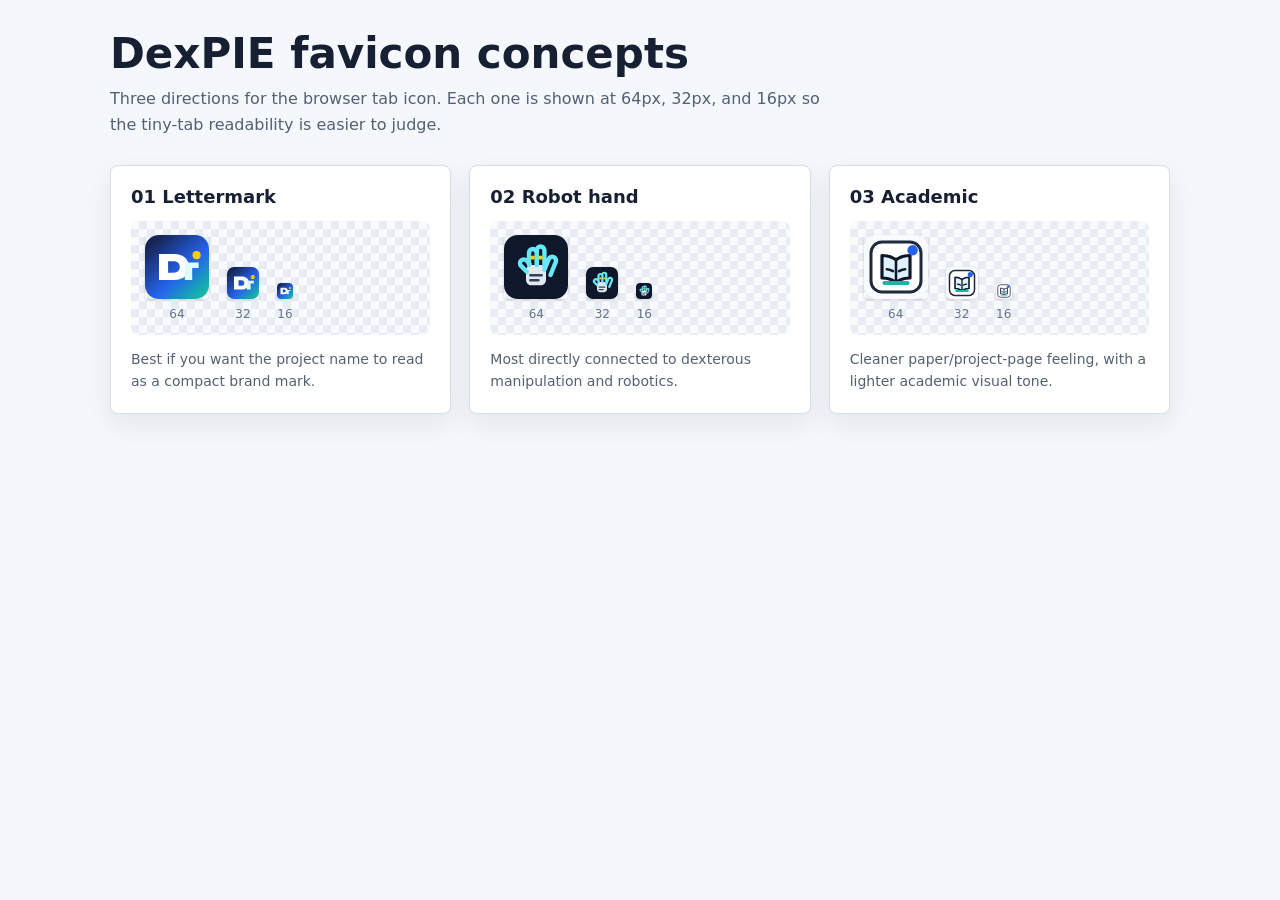
<file: Academic-project-page-template-master/favicon-concepts.html>
<!DOCTYPE html>
<html lang="en">
<head>
  <meta charset="utf-8">
  <meta name="viewport" content="width=device-width, initial-scale=1">
  <title>DexPIE Favicon Concepts</title>
  <style>
    :root {
      color-scheme: light;
      font-family: Inter, ui-sans-serif, system-ui, -apple-system, BlinkMacSystemFont, "Segoe UI", sans-serif;
      color: #172033;
      background: #f4f7fb;
    }

    * {
      box-sizing: border-box;
    }

    body {
      margin: 0;
      min-height: 100vh;
      padding: 32px;
    }

    main {
      width: min(1060px, 100%);
      margin: 0 auto;
    }

    h1 {
      margin: 0 0 10px;
      font-size: clamp(28px, 4vw, 42px);
      line-height: 1.05;
      letter-spacing: 0;
    }

    .intro {
      margin: 0 0 28px;
      max-width: 720px;
      color: #536174;
      font-size: 16px;
      line-height: 1.6;
    }

    .grid {
      display: grid;
      grid-template-columns: repeat(3, minmax(0, 1fr));
      gap: 18px;
    }

    .option {
      border: 1px solid #d7dee9;
      border-radius: 8px;
      background: #fff;
      padding: 20px;
      box-shadow: 0 10px 28px rgba(23, 32, 51, 0.08);
    }

    .option h2 {
      margin: 0 0 14px;
      font-size: 18px;
      letter-spacing: 0;
    }

    .sizes {
      display: flex;
      align-items: flex-end;
      gap: 18px;
      min-height: 96px;
      padding: 14px;
      border-radius: 8px;
      background:
        linear-gradient(45deg, #e8edf5 25%, transparent 25%),
        linear-gradient(-45deg, #e8edf5 25%, transparent 25%),
        linear-gradient(45deg, transparent 75%, #e8edf5 75%),
        linear-gradient(-45deg, transparent 75%, #e8edf5 75%);
      background-color: #f8fafc;
      background-position: 0 0, 0 8px, 8px -8px, -8px 0;
      background-size: 16px 16px;
    }

    .sample {
      display: grid;
      gap: 8px;
      justify-items: center;
      color: #64748b;
      font-size: 12px;
    }

    .sample img {
      display: block;
      border-radius: 4px;
      box-shadow: 0 1px 3px rgba(15, 23, 42, 0.18);
    }

    .note {
      margin: 14px 0 0;
      color: #536174;
      font-size: 14px;
      line-height: 1.55;
    }

    @media (max-width: 820px) {
      body {
        padding: 20px;
      }

      .grid {
        grid-template-columns: 1fr;
      }
    }
  </style>
</head>
<body>
  <main>
    <h1>DexPIE favicon concepts</h1>
    <p class="intro">Three directions for the browser tab icon. Each one is shown at 64px, 32px, and 16px so the tiny-tab readability is easier to judge.</p>

    <section class="grid" aria-label="Favicon options">
      <article class="option">
        <h2>01 Lettermark</h2>
        <div class="sizes">
          <div class="sample"><img src="static/images/favicon-lettermark.svg" width="64" height="64" alt="">64</div>
          <div class="sample"><img src="static/images/favicon-lettermark.svg" width="32" height="32" alt="">32</div>
          <div class="sample"><img src="static/images/favicon-lettermark.svg" width="16" height="16" alt="">16</div>
        </div>
        <p class="note">Best if you want the project name to read as a compact brand mark.</p>
      </article>

      <article class="option">
        <h2>02 Robot hand</h2>
        <div class="sizes">
          <div class="sample"><img src="static/images/favicon-robot-hand.svg" width="64" height="64" alt="">64</div>
          <div class="sample"><img src="static/images/favicon-robot-hand.svg" width="32" height="32" alt="">32</div>
          <div class="sample"><img src="static/images/favicon-robot-hand.svg" width="16" height="16" alt="">16</div>
        </div>
        <p class="note">Most directly connected to dexterous manipulation and robotics.</p>
      </article>

      <article class="option">
        <h2>03 Academic</h2>
        <div class="sizes">
          <div class="sample"><img src="static/images/favicon-academic.svg" width="64" height="64" alt="">64</div>
          <div class="sample"><img src="static/images/favicon-academic.svg" width="32" height="32" alt="">32</div>
          <div class="sample"><img src="static/images/favicon-academic.svg" width="16" height="16" alt="">16</div>
        </div>
        <p class="note">Cleaner paper/project-page feeling, with a lighter academic visual tone.</p>
      </article>
    </section>
  </main>
</body>
</html>
</file>
